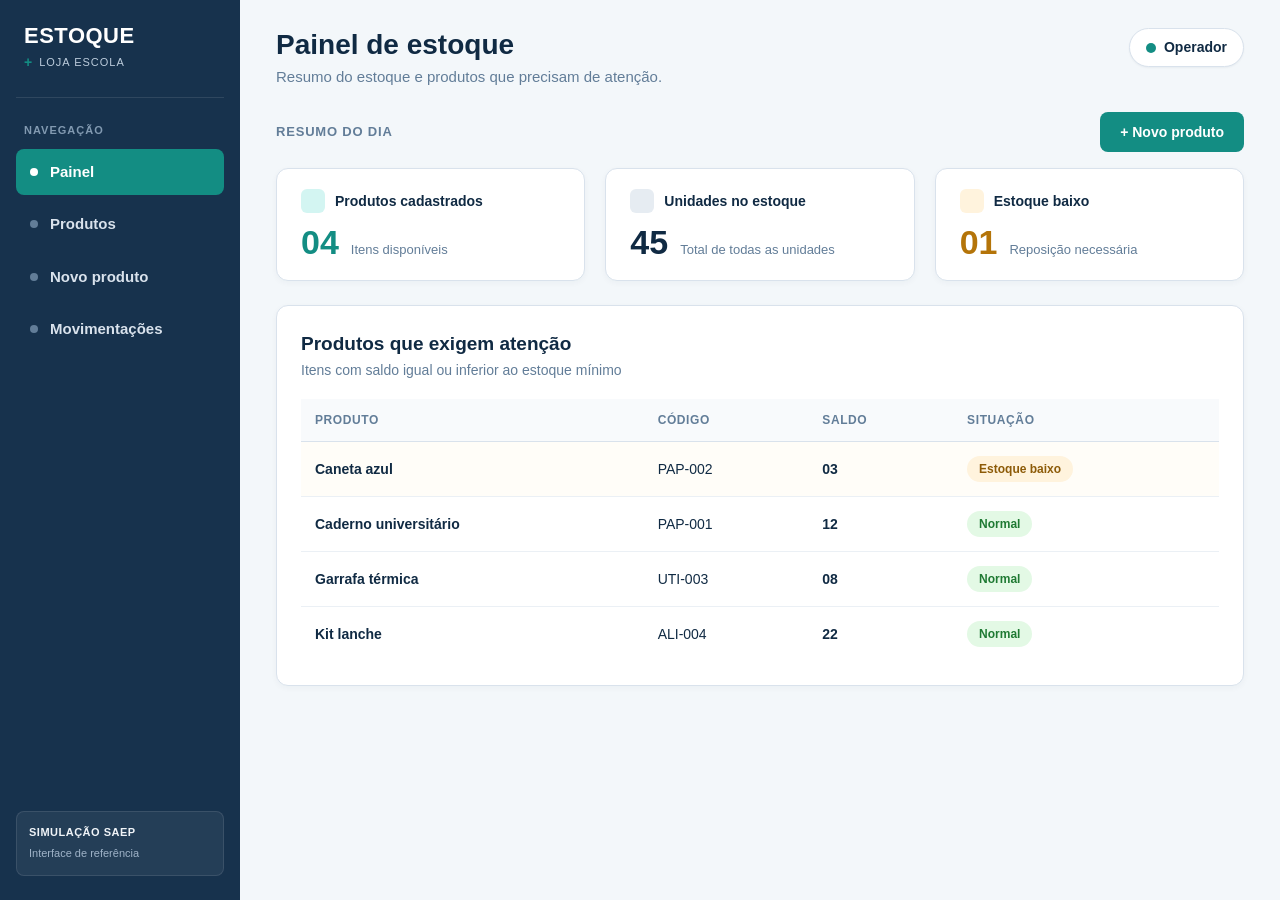
<file: index.html>
<!DOCTYPE html>
<html lang="pt-BR">
<head>
  <meta charset="UTF-8">
  <meta name="viewport" content="width=device-width, initial-scale=1.0">
  <title>Painel de Estoque | Loja Escola</title>
  <link rel="stylesheet" href="css/estilo.css">
</head>
<body data-page="painel">
  <aside class="sidebar">
    <div>
      <div class="brand">
        <h1>ESTOQUE</h1>
        <span>LOJA ESCOLA</span>
      </div>
      <div class="nav-section-title">Navegação</div>
      <ul class="nav-menu">
        <li><a href="index.html" class="nav-link active"><span class="dot"></span>Painel</a></li>
        <li><a href="produtos.html" class="nav-link "><span class="dot"></span>Produtos</a></li>
        <li><a href="cadastro.html" class="nav-link "><span class="dot"></span>Novo produto</a></li>
        <li><a href="movimentacoes.html" class="nav-link "><span class="dot"></span>Movimentações</a></li>
      </ul>
    </div>
    <div class="sidebar-footer">
      <strong>SIMULAÇÃO SAEP</strong>
      <small>Interface de referência</small>
    </div>
  </aside>

  <main class="main-wrapper">
    <header class="page-header">
      <div class="page-title">
        <h2>Painel de estoque</h2>
        <p>Resumo do estoque e produtos que precisam de atenção.</p>
      </div>
      <div class="operator-badge">Operador</div>
    </header>

    <div class="section-bar">
      <span class="section-label">Resumo do dia</span>
      <a href="cadastro.html" class="btn btn-primary">+ Novo produto</a>
    </div>

    <section class="kpi-grid">
      <div class="kpi-card">
        <div class="kpi-title">
          <span class="kpi-icon teal"></span>
          <span>Produtos cadastrados</span>
        </div>
        <div class="kpi-value-row">
          <span class="kpi-number teal" id="kpi-total-produtos">04</span>
          <span class="kpi-desc">Itens disponíveis</span>
        </div>
      </div>

      <div class="kpi-card">
        <div class="kpi-title">
          <span class="kpi-icon gray"></span>
          <span>Unidades no estoque</span>
        </div>
        <div class="kpi-value-row">
          <span class="kpi-number dark" id="kpi-total-unidades">45</span>
          <span class="kpi-desc">Total de todas as unidades</span>
        </div>
      </div>

      <div class="kpi-card">
        <div class="kpi-title">
          <span class="kpi-icon amber"></span>
          <span>Estoque baixo</span>
        </div>
        <div class="kpi-value-row">
          <span class="kpi-number amber" id="kpi-estoque-baixo">01</span>
          <span class="kpi-desc">Reposição necessária</span>
        </div>
      </div>
    </section>

    <section class="card">
      <div class="card-header">
        <h3>Produtos que exigem atenção</h3>
        <p>Itens com saldo igual ou inferior ao estoque mínimo</p>
      </div>
      <div class="table-responsive">
        <table>
          <thead>
            <tr>
              <th>Produto</th>
              <th>Código</th>
              <th>Saldo</th>
              <th>Situação</th>
            </tr>
          </thead>
          <tbody id="tabela-painel-body"></tbody>
        </table>
      </div>
    </section>
  </main>

  <script src="js/app.js"></script>
</body>
</html>
</file>
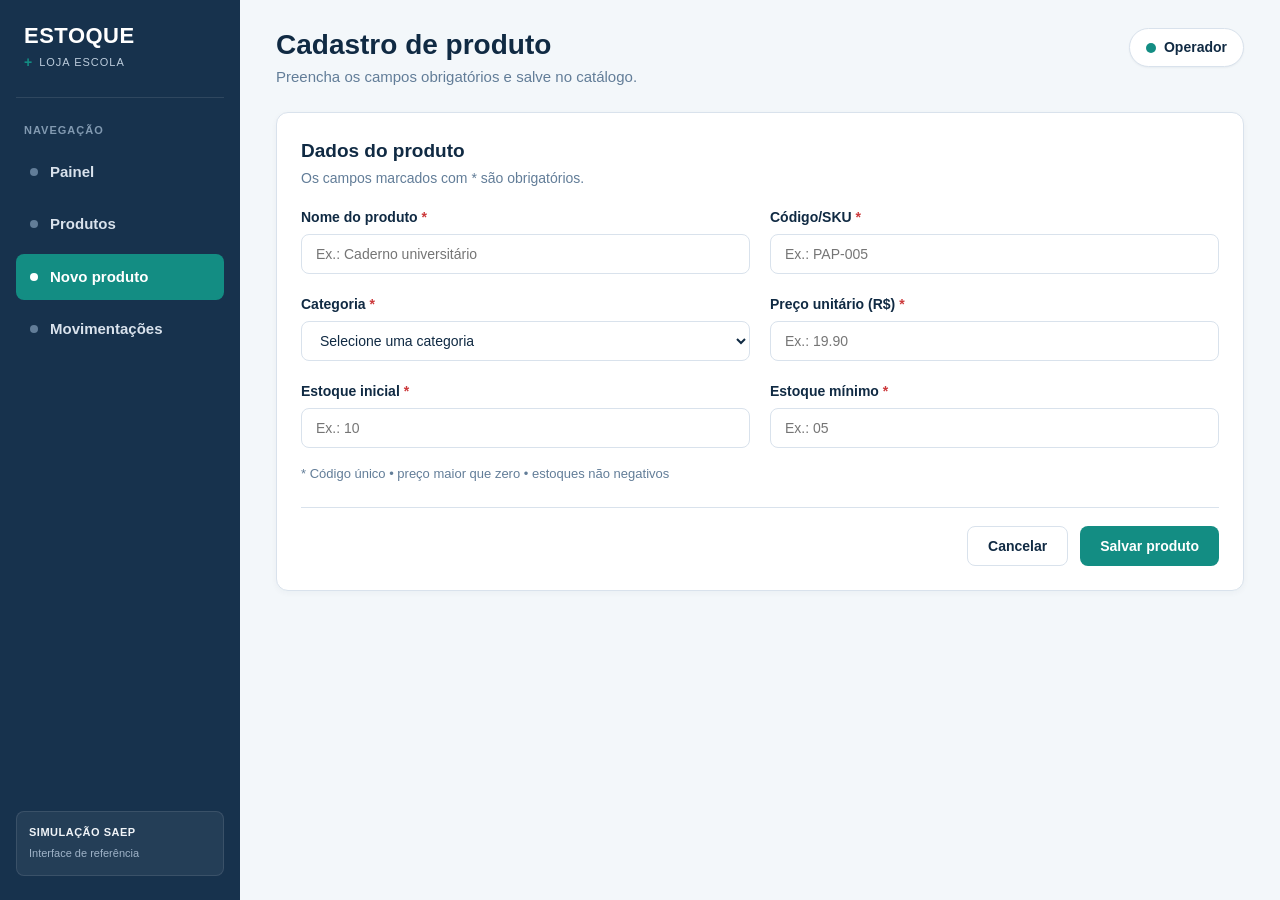
<file: cadastro.html>
<!DOCTYPE html>
<html lang="pt-BR">
<head>
  <meta charset="UTF-8">
  <meta name="viewport" content="width=device-width, initial-scale=1.0">
  <title>Cadastro de Produto | Loja Escola</title>
  <link rel="stylesheet" href="css/estilo.css">
</head>
<body data-page="cadastro">
  <aside class="sidebar">
    <div>
      <div class="brand">
        <h1>ESTOQUE</h1>
        <span>LOJA ESCOLA</span>
      </div>
      <div class="nav-section-title">Navegação</div>
      <ul class="nav-menu">
        <li><a href="index.html" class="nav-link "><span class="dot"></span>Painel</a></li>
        <li><a href="produtos.html" class="nav-link "><span class="dot"></span>Produtos</a></li>
        <li><a href="cadastro.html" class="nav-link active"><span class="dot"></span>Novo produto</a></li>
        <li><a href="movimentacoes.html" class="nav-link "><span class="dot"></span>Movimentações</a></li>
      </ul>
    </div>
    <div class="sidebar-footer">
      <strong>SIMULAÇÃO SAEP</strong>
      <small>Interface de referência</small>
    </div>
  </aside>

  <main class="main-wrapper">
    <header class="page-header">
      <div class="page-title">
        <h2 id="titulo-pagina">Cadastro de produto</h2>
        <p id="subtitulo-pagina">Preencha os campos obrigatórios e salve no catálogo.</p>
      </div>
      <div class="operator-badge">Operador</div>
    </header>

    <section class="card">
      <div class="card-header">
        <h3>Dados do produto</h3>
        <p>Os campos marcados com * são obrigatórios.</p>
      </div>

      <div id="cadastro-alerta" class="alert-box"></div>

      <form id="form-produto" novalidate>
        <input type="hidden" id="produto-id">

        <div class="form-grid">
          <div class="form-group">
            <label for="nome">Nome do produto <span class="req">*</span></label>
            <input type="text" id="nome" class="form-control" placeholder="Ex.: Caderno universitário" required>
          </div>

          <div class="form-group">
            <label for="codigo">Código/SKU <span class="req">*</span></label>
            <input type="text" id="codigo" class="form-control" placeholder="Ex.: PAP-005" required>
          </div>

          <div class="form-group">
            <label for="categoria">Categoria <span class="req">*</span></label>
            <select id="categoria" class="form-control" required>
              <option value="">Selecione uma categoria</option>
              <option value="Papelaria">Papelaria</option>
              <option value="Alimentação">Alimentação</option>
              <option value="Utilidades">Utilidades</option>
            </select>
          </div>

          <div class="form-group">
            <label for="preco">Preço unitário (R$) <span class="req">*</span></label>
            <input type="number" id="preco" class="form-control" step="0.01" min="0.01" placeholder="Ex.: 19.90" required>
          </div>

          <div class="form-group">
            <label for="estoqueAtual" id="label-estoque-atual">Estoque inicial <span class="req">*</span></label>
            <input type="number" id="estoqueAtual" class="form-control" step="1" min="0" placeholder="Ex.: 10" required>
          </div>

          <div class="form-group">
            <label for="estoqueMinimo">Estoque mínimo <span class="req">*</span></label>
            <input type="number" id="estoqueMinimo" class="form-control" step="1" min="0" placeholder="Ex.: 05" required>
          </div>
        </div>

        <p class="form-hint">* Código único &bull; preço maior que zero &bull; estoques não negativos</p>

        <div class="form-actions">
          <a href="produtos.html" class="btn btn-secondary">Cancelar</a>
          <button type="submit" class="btn btn-primary">Salvar produto</button>
        </div>
      </form>
    </section>
  </main>

  <script src="js/app.js"></script>
</body>
</html>
</file>
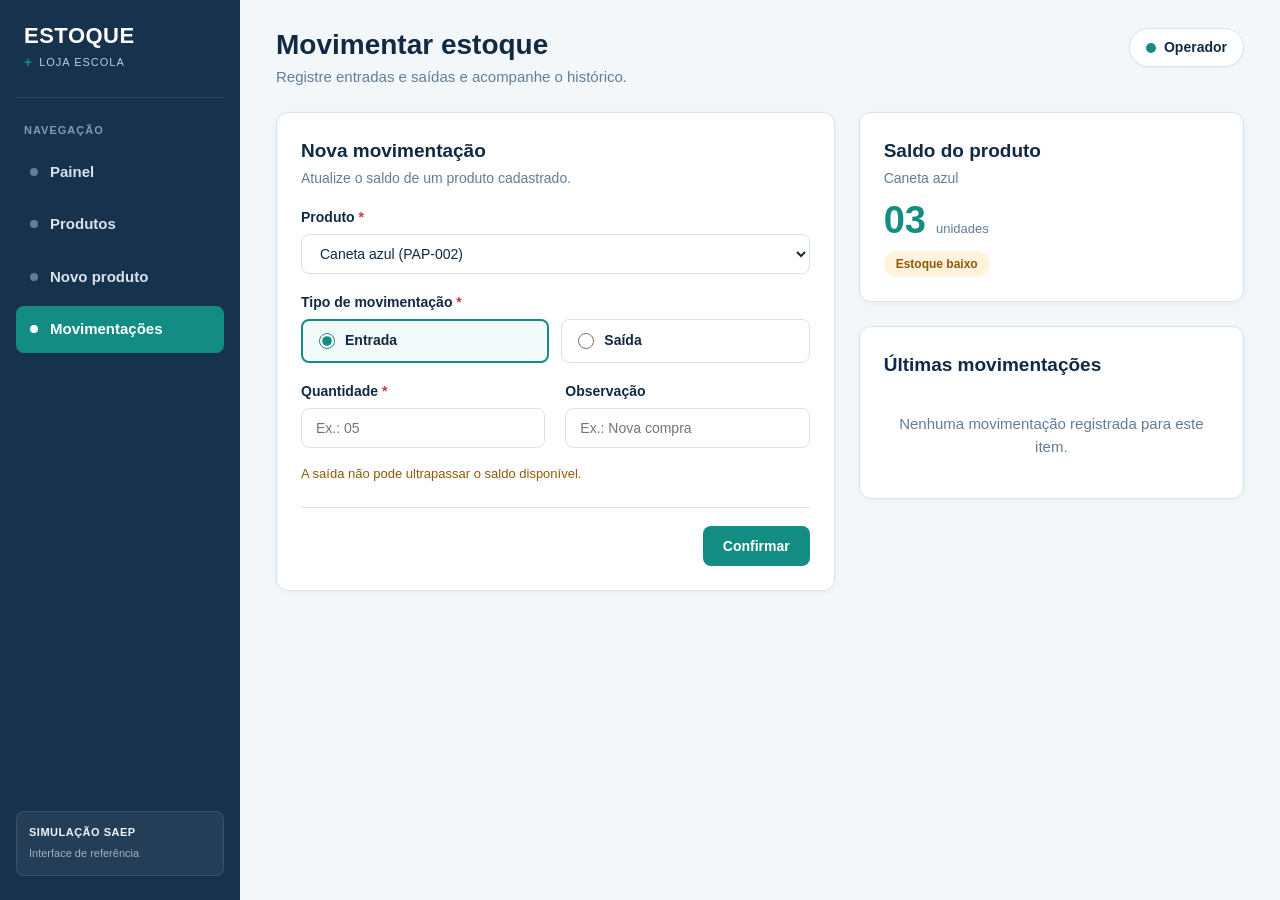
<file: movimentacoes.html>
<!DOCTYPE html>
<html lang="pt-BR">
<head>
  <meta charset="UTF-8">
  <meta name="viewport" content="width=device-width, initial-scale=1.0">
  <title>Movimentar Estoque | Loja Escola</title>
  <link rel="stylesheet" href="css/estilo.css">
</head>
<body data-page="movimentacoes">
  <aside class="sidebar">
    <div>
      <div class="brand">
        <h1>ESTOQUE</h1>
        <span>LOJA ESCOLA</span>
      </div>
      <div class="nav-section-title">Navegação</div>
      <ul class="nav-menu">
        <li><a href="index.html" class="nav-link "><span class="dot"></span>Painel</a></li>
        <li><a href="produtos.html" class="nav-link "><span class="dot"></span>Produtos</a></li>
        <li><a href="cadastro.html" class="nav-link "><span class="dot"></span>Novo produto</a></li>
        <li><a href="movimentacoes.html" class="nav-link active"><span class="dot"></span>Movimentações</a></li>
      </ul>
    </div>
    <div class="sidebar-footer">
      <strong>SIMULAÇÃO SAEP</strong>
      <small>Interface de referência</small>
    </div>
  </aside>

  <main class="main-wrapper">
    <header class="page-header">
      <div class="page-title">
        <h2>Movimentar estoque</h2>
        <p>Registre entradas e saídas e acompanhe o histórico.</p>
      </div>
      <div class="operator-badge">Operador</div>
    </header>

    <div class="split-grid">
      <section class="card">
        <div class="card-header">
          <h3>Nova movimentação</h3>
          <p>Atualize o saldo de um produto cadastrado.</p>
        </div>

        <div id="mov-alerta" class="alert-box"></div>

        <form id="form-movimentacao" novalidate>
          <div class="form-group" style="margin-bottom: 18px;">
            <label for="mov-produto">Produto <span class="req">*</span></label>
            <select id="mov-produto" class="form-control" required></select>
          </div>

          <div class="form-group" style="margin-bottom: 18px;">
            <label>Tipo de movimentação <span class="req">*</span></label>
            <div class="radio-group">
              <label class="radio-option selected">
                <input type="radio" name="tipoMov" value="Entrada" checked>
                <span>Entrada</span>
              </label>
              <label class="radio-option">
                <input type="radio" name="tipoMov" value="Saída">
                <span>Saída</span>
              </label>
            </div>
          </div>

          <div class="form-grid">
            <div class="form-group">
              <label for="mov-quantidade">Quantidade <span class="req">*</span></label>
              <input type="number" id="mov-quantidade" class="form-control" step="1" min="1" placeholder="Ex.: 05" required>
            </div>

            <div class="form-group">
              <label for="mov-observacao">Observação</label>
              <input type="text" id="mov-observacao" class="form-control" placeholder="Ex.: Nova compra">
            </div>
          </div>

          <p class="form-hint" style="color: #8D5B08;">A saída não pode ultrapassar o saldo disponível.</p>

          <div class="form-actions">
            <button type="submit" class="btn btn-primary">Confirmar</button>
          </div>
        </form>
      </section>

      <div>
        <section class="card">
          <div class="card-header" style="margin-bottom: 8px;">
            <h3>Saldo do produto</h3>
            <p id="saldo-produto-nome">Caneta azul</p>
          </div>
          <div class="saldo-highlight">
            <span class="big-num" id="saldo-produto-valor">03</span>
            <span class="kpi-desc">unidades</span>
          </div>
          <div id="saldo-produto-badge">
            <span class="badge badge-warning">Estoque baixo</span>
          </div>
        </section>

        <section class="card">
          <div class="card-header">
            <h3>Últimas movimentações</h3>
          </div>
          <ul class="history-list" id="lista-ultimas-movimentacoes"></ul>
        </section>
      </div>
    </div>
  </main>

  <script src="js/app.js"></script>
</body>
</html>
</file>
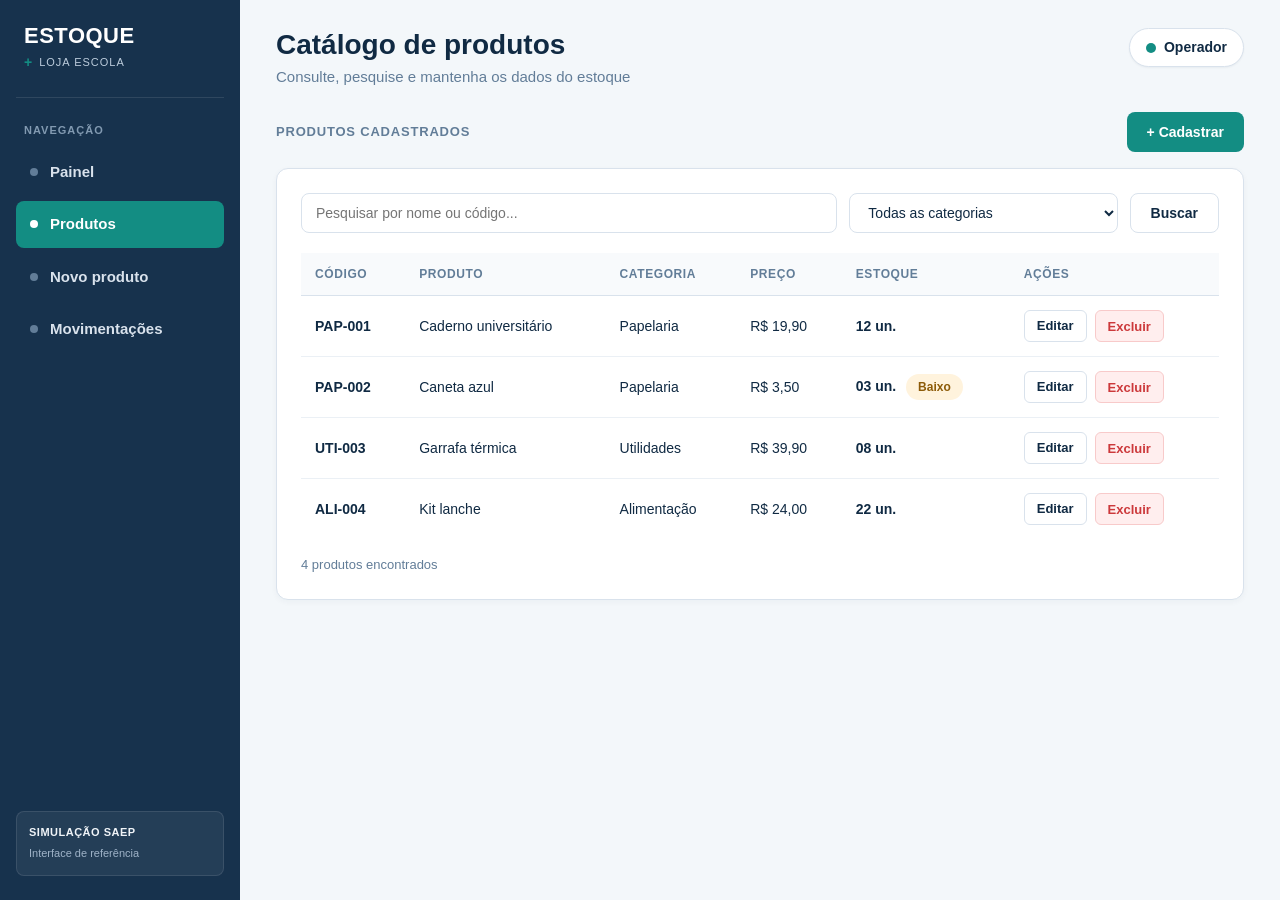
<file: produtos.html>
<!DOCTYPE html>
<html lang="pt-BR">
<head>
  <meta charset="UTF-8">
  <meta name="viewport" content="width=device-width, initial-scale=1.0">
  <title>Catálogo de Produtos | Loja Escola</title>
  <link rel="stylesheet" href="css/estilo.css">
</head>
<body data-page="produtos">
  <aside class="sidebar">
    <div>
      <div class="brand">
        <h1>ESTOQUE</h1>
        <span>LOJA ESCOLA</span>
      </div>
      <div class="nav-section-title">Navegação</div>
      <ul class="nav-menu">
        <li><a href="index.html" class="nav-link "><span class="dot"></span>Painel</a></li>
        <li><a href="produtos.html" class="nav-link active"><span class="dot"></span>Produtos</a></li>
        <li><a href="cadastro.html" class="nav-link "><span class="dot"></span>Novo produto</a></li>
        <li><a href="movimentacoes.html" class="nav-link "><span class="dot"></span>Movimentações</a></li>
      </ul>
    </div>
    <div class="sidebar-footer">
      <strong>SIMULAÇÃO SAEP</strong>
      <small>Interface de referência</small>
    </div>
  </aside>

  <main class="main-wrapper">
    <header class="page-header">
      <div class="page-title">
        <h2>Catálogo de produtos</h2>
        <p>Consulte, pesquise e mantenha os dados do estoque</p>
      </div>
      <div class="operator-badge">Operador</div>
    </header>

    <div class="section-bar">
      <span class="section-label">Produtos cadastrados</span>
      <a href="cadastro.html" class="btn btn-primary">+ Cadastrar</a>
    </div>

    <div id="catalogo-alerta" class="alert-box"></div>

    <section class="card">
      <div class="filters-bar">
        <input type="text" id="filtro-busca" class="form-control" placeholder="Pesquisar por nome ou código...">
        <select id="filtro-categoria" class="form-control">
          <option value="">Todas as categorias</option>
          <option value="Papelaria">Papelaria</option>
          <option value="Alimentação">Alimentação</option>
          <option value="Utilidades">Utilidades</option>
        </select>
        <button type="button" id="btn-buscar" class="btn btn-secondary">Buscar</button>
      </div>

      <div class="table-responsive">
        <table>
          <thead>
            <tr>
              <th>Código</th>
              <th>Produto</th>
              <th>Categoria</th>
              <th>Preço</th>
              <th>Estoque</th>
              <th>Ações</th>
            </tr>
          </thead>
          <tbody id="tabela-produtos-body"></tbody>
        </table>
      </div>

      <p id="contador-produtos" class="form-hint">4 produtos encontrados</p>
    </section>
  </main>

  <script src="js/app.js"></script>
</body>
</html>
</file>
<file: css/estilo.css>
:root {
  --sidebar-bg: #17324D;
  --sidebar-hover: #214569;
  --primary: #138D83;
  --primary-hover: #0f736b;
  --bg-page: #F3F7FA;
  --card-bg: #FFFFFF;
  --text-main: #102A43;
  --text-muted: #627D98;
  --border-color: #D9E2EC;
  --alert-warning-bg: #FFF3DD;
  --alert-warning-text: #8D5B08;
  --alert-success-bg: #E3F9E5;
  --alert-success-text: #1F7A33;
  --danger: #CC393B;
  --danger-bg: #FFEEEE;
}

* {
  box-sizing: border-box;
  margin: 0;
  padding: 0;
}

body {
  font-family: 'Lato', Arial, Helvetica, sans-serif;
  background-color: var(--bg-page);
  color: var(--text-main);
  font-size: 15px;
  line-height: 1.5;
  display: flex;
  min-height: 100vh;
}

/* SIDEBAR */
.sidebar {
  width: 240px;
  background-color: var(--sidebar-bg);
  color: #FFFFFF;
  display: flex;
  flex-direction: column;
  justify-content: space-between;
  position: fixed;
  top: 0;
  left: 0;
  bottom: 0;
  padding: 24px 16px;
  z-index: 100;
}

.brand {
  padding: 0 8px 24px 8px;
  border-bottom: 1px solid rgba(255, 255, 255, 0.1);
}

.brand h1 {
  font-size: 22px;
  font-weight: 800;
  letter-spacing: 0.5px;
  line-height: 1.1;
}

.brand span {
  font-size: 11px;
  color: #BCCCDC;
  text-transform: uppercase;
  letter-spacing: 1px;
  display: flex;
  align-items: center;
  gap: 6px;
  margin-top: 4px;
}

.brand span::before {
  content: "+";
  color: var(--primary);
  font-weight: bold;
  font-size: 14px;
}

.nav-section-title {
  font-size: 11px;
  text-transform: uppercase;
  letter-spacing: 1px;
  color: #829AB1;
  margin: 24px 8px 10px 8px;
  font-weight: 700;
}

.nav-menu {
  list-style: none;
  display: flex;
  flex-direction: column;
  gap: 6px;
}

.nav-link {
  display: flex;
  align-items: center;
  gap: 12px;
  padding: 12px 14px;
  color: #D9E2EC;
  text-decoration: none;
  border-radius: 8px;
  font-weight: 600;
  font-size: 15px;
  transition: all 0.2s ease;
}

.nav-link .dot {
  width: 8px;
  height: 8px;
  border-radius: 50%;
  background-color: #627D98;
  transition: background-color 0.2s ease;
}

.nav-link:hover {
  background-color: var(--sidebar-hover);
  color: #FFFFFF;
}

.nav-link.active {
  background-color: var(--primary);
  color: #FFFFFF;
}

.nav-link.active .dot {
  background-color: #FFFFFF;
}

.sidebar-footer {
  background-color: rgba(255, 255, 255, 0.06);
  border: 1px solid rgba(255, 255, 255, 0.1);
  border-radius: 8px;
  padding: 12px;
}

.sidebar-footer strong {
  display: block;
  font-size: 11px;
  letter-spacing: 0.5px;
  color: #F0F4F8;
}

.sidebar-footer small {
  font-size: 11px;
  color: #9FB3C8;
}

/* MAIN CONTENT */
.main-wrapper {
  margin-left: 240px;
  flex: 1;
  padding: 28px 36px;
  max-width: calc(100% - 240px);
}

.page-header {
  display: flex;
  justify-content: space-between;
  align-items: flex-start;
  margin-bottom: 24px;
  gap: 16px;
}

.page-title h2 {
  font-size: 28px;
  font-weight: 800;
  color: var(--text-main);
  line-height: 1.2;
}

.page-title p {
  color: var(--text-muted);
  font-size: 15px;
  margin-top: 4px;
}

.operator-badge {
  background-color: var(--card-bg);
  border: 1px solid var(--border-color);
  padding: 8px 16px;
  border-radius: 20px;
  font-size: 14px;
  font-weight: 700;
  color: var(--text-main);
  display: inline-flex;
  align-items: center;
  gap: 8px;
  box-shadow: 0 1px 2px rgba(16, 42, 67, 0.05);
}

.operator-badge::before {
  content: "";
  width: 10px;
  height: 10px;
  border-radius: 50%;
  background-color: var(--primary);
}

/* SECTION BAR */
.section-bar {
  display: flex;
  justify-content: space-between;
  align-items: center;
  margin-bottom: 16px;
  gap: 12px;
  flex-wrap: wrap;
}

.section-label {
  font-size: 13px;
  font-weight: 700;
  text-transform: uppercase;
  letter-spacing: 0.8px;
  color: var(--text-muted);
}

/* BUTTONS */
.btn {
  display: inline-flex;
  align-items: center;
  justify-content: center;
  gap: 8px;
  height: 40px;
  padding: 0 20px;
  border-radius: 8px;
  font-size: 14px;
  font-weight: 700;
  cursor: pointer;
  border: none;
  text-decoration: none;
  transition: all 0.2s ease;
}

.btn-primary {
  background-color: var(--primary);
  color: #FFFFFF;
}

.btn-primary:hover {
  background-color: var(--primary-hover);
}

.btn-secondary {
  background-color: #FFFFFF;
  color: var(--text-main);
  border: 1px solid var(--border-color);
}

.btn-secondary:hover {
  background-color: #F0F4F8;
}

.btn-sm {
  height: 32px;
  padding: 0 12px;
  font-size: 13px;
  border-radius: 6px;
}

.btn-danger-outline {
  background-color: var(--danger-bg);
  color: var(--danger);
  border: 1px solid #F8CACA;
}

.btn-danger-outline:hover {
  background-color: var(--danger);
  color: #FFFFFF;
}

/* CARDS & KPIs */
.card {
  background-color: var(--card-bg);
  border-radius: 12px;
  border: 1px solid var(--border-color);
  padding: 24px;
  box-shadow: 0 2px 6px rgba(16, 42, 67, 0.04);
  margin-bottom: 24px;
}

.card-header {
  margin-bottom: 18px;
}

.card-header h3 {
  font-size: 19px;
  font-weight: 700;
  color: var(--text-main);
}

.card-header p {
  font-size: 14px;
  color: var(--text-muted);
  margin-top: 2px;
}

.kpi-grid {
  display: grid;
  grid-template-columns: repeat(3, 1fr);
  gap: 20px;
  margin-bottom: 24px;
}

.kpi-card {
  background-color: var(--card-bg);
  border: 1px solid var(--border-color);
  border-radius: 12px;
  padding: 20px 24px;
  box-shadow: 0 2px 6px rgba(16, 42, 67, 0.04);
}

.kpi-title {
  display: flex;
  align-items: center;
  gap: 10px;
  font-size: 14px;
  font-weight: 700;
  color: var(--text-main);
  margin-bottom: 12px;
}

.kpi-icon {
  width: 24px;
  height: 24px;
  border-radius: 6px;
  display: inline-block;
}

.kpi-icon.teal { background-color: #D3F5F2; }
.kpi-icon.gray { background-color: #E6ECF2; }
.kpi-icon.amber { background-color: var(--alert-warning-bg); }

.kpi-value-row {
  display: flex;
  align-items: baseline;
  gap: 12px;
}

.kpi-number {
  font-size: 34px;
  font-weight: 800;
  line-height: 1;
}

.kpi-number.teal { color: var(--primary); }
.kpi-number.dark { color: var(--text-main); }
.kpi-number.amber { color: #B47409; }

.kpi-desc {
  font-size: 13px;
  color: var(--text-muted);
}

/* TABLES */
.table-responsive {
  width: 100%;
  overflow-x: auto;
}

table {
  width: 100%;
  border-collapse: collapse;
  text-align: left;
}

thead th {
  font-size: 12px;
  text-transform: uppercase;
  letter-spacing: 0.6px;
  color: var(--text-muted);
  font-weight: 700;
  padding: 12px 14px;
  border-bottom: 1px solid var(--border-color);
  background-color: #F8FAFC;
}

tbody td {
  padding: 14px;
  border-bottom: 1px solid #EBF0F5;
  font-size: 14px;
  vertical-align: middle;
}

tbody tr:last-child td {
  border-bottom: none;
}

tbody tr:hover {
  background-color: #F8FAFC;
}

.row-warning {
  background-color: #FFFDF8;
}

/* BADGES */
.badge {
  display: inline-block;
  padding: 4px 12px;
  border-radius: 20px;
  font-size: 12px;
  font-weight: 700;
}

.badge-warning {
  background-color: var(--alert-warning-bg);
  color: var(--alert-warning-text);
}

.badge-success {
  background-color: var(--alert-success-bg);
  color: var(--alert-success-text);
}

.badge-danger {
  background-color: var(--danger-bg);
  color: var(--danger);
}

/* FILTERS BAR */
.filters-bar {
  display: grid;
  grid-template-columns: 2fr 1fr auto;
  gap: 12px;
  margin-bottom: 20px;
}

/* FORMS */
.form-grid {
  display: grid;
  grid-template-columns: repeat(2, 1fr);
  gap: 20px;
}

.form-group {
  display: flex;
  flex-direction: column;
  gap: 6px;
}

.form-group label {
  font-size: 14px;
  font-weight: 700;
  color: var(--text-main);
}

.form-group label .req {
  color: var(--danger);
}

.form-control {
  height: 40px;
  padding: 0 14px;
  border: 1px solid var(--border-color);
  border-radius: 8px;
  font-size: 14px;
  font-family: inherit;
  color: var(--text-main);
  background-color: #FFFFFF;
  transition: border-color 0.2s ease;
}

.form-control:focus {
  outline: none;
  border-color: var(--primary);
  box-shadow: 0 0 0 3px rgba(19, 141, 131, 0.12);
}

.form-hint {
  font-size: 13px;
  color: var(--text-muted);
  margin-top: 16px;
}

.form-actions {
  display: flex;
  justify-content: flex-end;
  gap: 12px;
  margin-top: 24px;
  padding-top: 18px;
  border-top: 1px solid var(--border-color);
}

/* RADIO CARDS (MOVIMENTAÇÃO) */
.radio-group {
  display: grid;
  grid-template-columns: 1fr 1fr;
  gap: 12px;
}

.radio-option {
  display: flex;
  align-items: center;
  gap: 10px;
  height: 44px;
  padding: 0 16px;
  border: 1px solid var(--border-color);
  border-radius: 8px;
  cursor: pointer;
  font-weight: 700;
  font-size: 14px;
  transition: all 0.2s ease;
}

.radio-option input[type="radio"] {
  accent-color: var(--primary);
  width: 16px;
  height: 16px;
}

.radio-option.selected {
  border: 2px solid var(--primary);
  background-color: #F2FBF9;
}

/* SPLIT LAYOUT (TELA D) */
.split-grid {
  display: grid;
  grid-template-columns: 1.45fr 1fr;
  gap: 24px;
  align-items: start;
}

.saldo-highlight {
  display: flex;
  align-items: baseline;
  gap: 10px;
  margin: 12px 0;
}

.saldo-highlight .big-num {
  font-size: 38px;
  font-weight: 800;
  color: var(--primary);
  line-height: 1;
}

.history-list {
  list-style: none;
  display: flex;
  flex-direction: column;
  gap: 12px;
}

.history-item {
  display: flex;
  justify-content: space-between;
  align-items: center;
  padding-bottom: 12px;
  border-bottom: 1px solid #EBF0F5;
}

.history-item:last-child {
  border-bottom: none;
  padding-bottom: 0;
}

.history-info strong {
  display: block;
  font-size: 14px;
  color: var(--text-main);
}

.history-info small {
  font-size: 12px;
  color: var(--text-muted);
}

.history-qty {
  font-size: 16px;
  font-weight: 800;
}

.history-qty.in { color: var(--primary); }
.history-qty.out { color: var(--danger); }

/* ALERTS / FEEDBACK */
.alert-box {
  padding: 12px 16px;
  border-radius: 8px;
  font-size: 14px;
  font-weight: 600;
  margin-bottom: 18px;
  display: none;
}

.alert-box.error {
  display: block;
  background-color: var(--danger-bg);
  color: var(--danger);
  border: 1px solid #F8CACA;
}

.alert-box.success {
  display: block;
  background-color: var(--alert-success-bg);
  color: var(--alert-success-text);
  border: 1px solid #B7EBBE;
}

.empty-state {
  text-align: center;
  padding: 36px 16px;
  color: var(--text-muted);
}

.actions-cell {
  display: flex;
  gap: 8px;
}

/* RESPONSIVE */
@media (max-width: 960px) {
  .kpi-grid {
    grid-template-columns: 1fr;
  }
  .split-grid {
    grid-template-columns: 1fr;
  }
}

@media (max-width: 768px) {
  body {
    flex-direction: column;
  }
  .sidebar {
    position: relative;
    width: 100%;
    padding: 16px;
  }
  .nav-menu {
    flex-direction: row;
    flex-wrap: wrap;
  }
  .sidebar-footer {
    display: none;
  }
  .main-wrapper {
    margin-left: 0;
    max-width: 100%;
    padding: 20px 16px;
  }
  .form-grid,
  .filters-bar {
    grid-template-columns: 1fr;
  }
}
</file>
